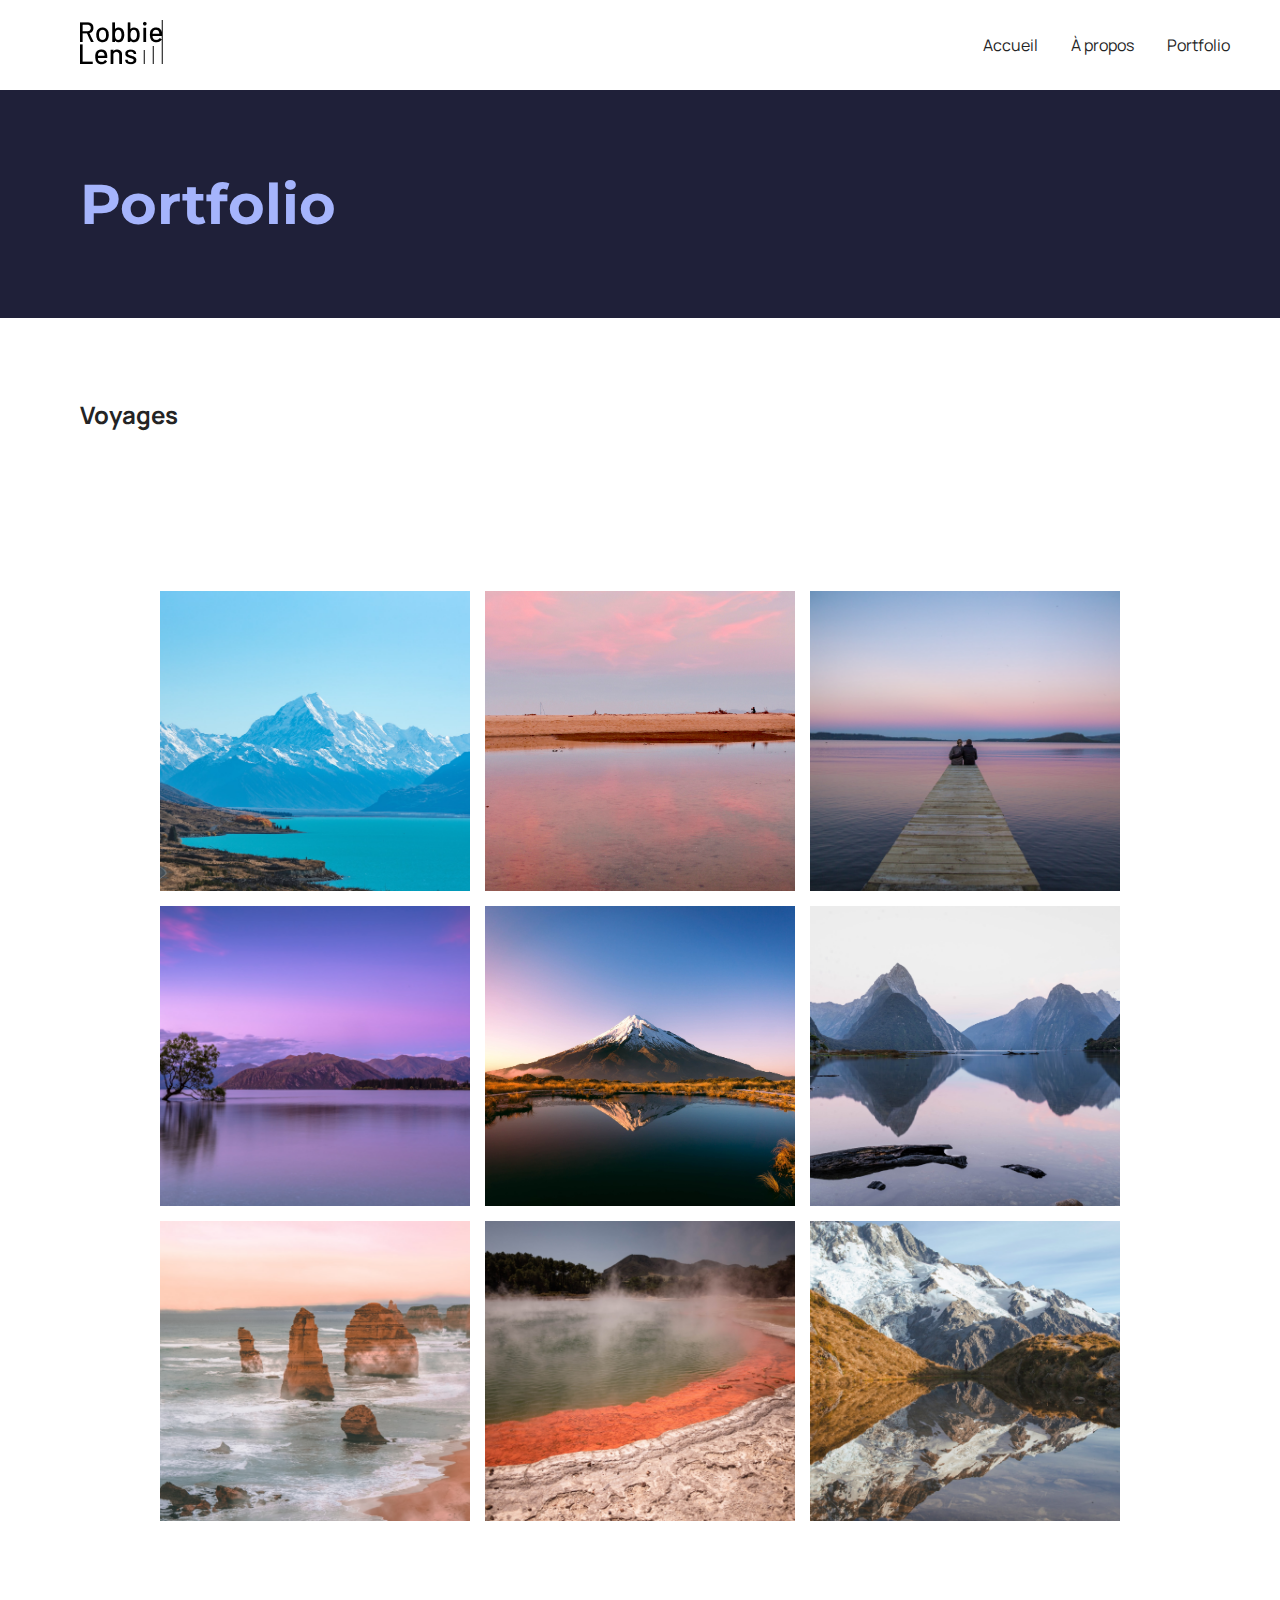
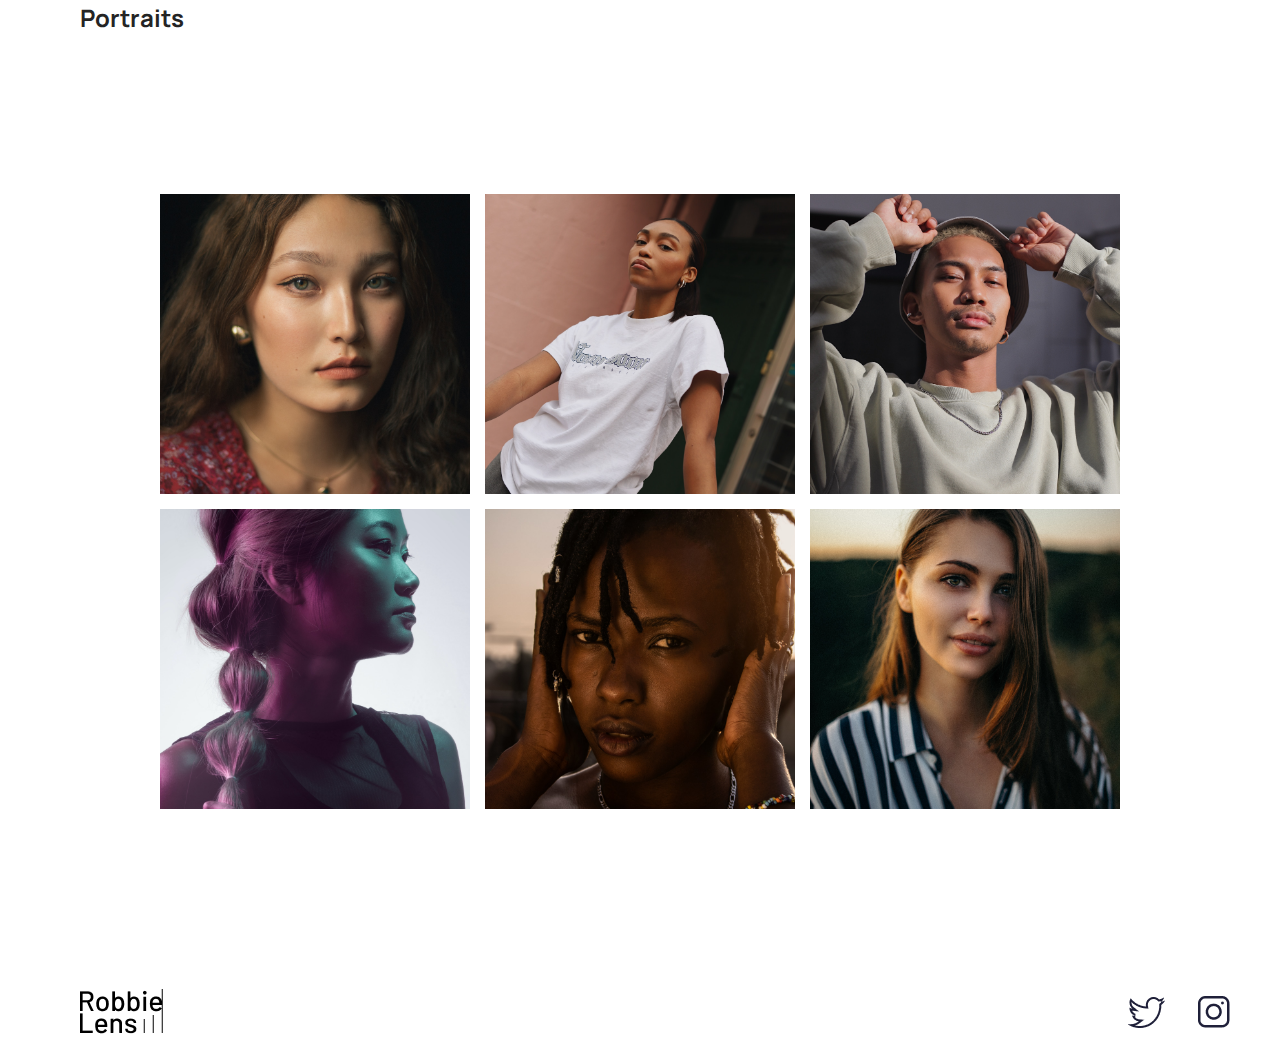
<file: portfolio.html>
<!DOCTYPE html>
<html lang="fr">

<head>
    <meta charset="utf-8" >
    <title>Portfolio - Robbie Lens Photographie</title>
    <link href="style.css" rel="stylesheet" >
    <link rel="preconnect" href="https://fonts.googleapis.com">
    <link rel="preconnect" href="https://fonts.gstatic.com" crossorigin>
    <link href="https://fonts.googleapis.com/css2?family=Manrope&family=Montserrat&display=swap" rel="stylesheet">
</head>

<body>
    <header>
        <nav>
            <a href="index.html" class="lien-icone">
                <img src="images/logo.png" alt="Logo Robbie Lens" >
            </a>
            <div>
                <a href="index.html">Accueil</a>
                <a href="a-propos.html">À propos</a>
                <a href="portfolio.html">Portfolio</a>
            </div>
        </nav>
    </header>
    <main>
        <section>
            <h1>Portfolio</h1>
        </section>
        <section class="portfolio-section-photos">
            
            <h2>Voyages</h2>
            <section class="grid-paysages">
                <img src="images/portfolio/paysage1.jpg" alt="">
                <img src="images/portfolio/paysage2.jpg" alt="">
                <img src="images/portfolio/paysage3.jpg" alt="">
                <img src="images/portfolio/paysage4.jpg" alt="">
                <img src="images/portfolio/paysage5.jpg" alt="">
                <img src="images/portfolio/paysage6.jpg" alt="">
                <img src="images/portfolio/paysage7.jpg" alt="">
                <img src="images/portfolio/paysage8.jpg" alt="">
                <img src="images/portfolio/paysage9.jpg" alt="">
            </section>    
            <h2>Portraits</h2>
            <section class="grid-portraits">
                <img src="images/portfolio/portrait1.jpg" alt="">
                <img src="images/portfolio/portrait2.jpg" alt="">
                <img src="images/portfolio/portrait3.jpg" alt="">
                <img src="images/portfolio/portrait4.jpg" alt="">
                <img src="images/portfolio/portrait5.jpg" alt="">
                <img src="images/portfolio/portrait6.jpg" alt="">
            </section>
        </section>
    </main>
    <footer>
        <a href="index.html" class="lien-icone">
            <img src="images/logo.png" alt="Logo Robbie Lens" >
        </a>
        <div>
            <a target="_blank" href="https://twitter.com/" class="lien-icone">
                <img src="images/twitter.png" alt="Logo Twitter" >
            </a>
            <a target="_blank" href="https://www.instagram.com/" class="lien-icone">
                <img src="images/instagram.png" alt="Logo Instagram" >
            </a>
        </div>
    </footer>
</body>

</html>
</file>
<file: style.css>
* {
  margin: 0;
}

body {
  font-family: 'Manrope', sans-serif;
  font-size: 1em;
  background-color: #1f2039;
}

a {
  color: #242424;
  text-decoration: none;
}

em {
  color: #a5b4fc;
  font-style: normal;
}

h1 {
  font-size: 3.5em;
  color: #a5b4fc;
  font-family: 'Montserrat', sans-serif;
}

h2 {
  color: #f9f8ff;
}

p,
li {
  font-size: 1.1em;
  color: #f9f8ff;
}

header,
footer {
  background-color: white;
  padding: 20px 50px;
}

.cta {
  background: linear-gradient(#8e86b5, #acaeed);
  color: white;
  border-radius: 50px;
  padding: 20px 30px;
}

a:hover {
  text-decoration: underline;
}

.cta:hover {
  background: linear-gradient(#696484, #8788ba);
  text-decoration: none;
}

.lien-icone {
  margin-left: 30px;
}

.lien-icone:hover {
  opacity: 0.5;
}

.carre-contenu {
  border-right: 1px solid #8e86b5;
  border-bottom: 1px solid #8e86b5;
  padding: 50px;
}

.carre-contenu h2 {
  margin-top: 30px;
}

.carre-contenu ul {
  margin-top: 30px;
}

section {
  padding: 80px;
}

.a-propos-main {
  width: 50%;
  margin: auto;
}

footer,
nav {
  display: flex;
  flex-direction: row;
  align-items: center;
  justify-content: space-between;
}

nav a {
  margin-left: 30px;
}

.accueil-photos {
  background-color: white;
  padding: 80px;
}

.accueil-photos h2 {
  color: #242424;
  text-align: center;
  margin-bottom: 80px;
}

.accueil-photos div {
  display: flex;
  flex-direction: row;
  gap: 15px;
  justify-content: center;
  margin-bottom: 15px;
}

.accueil-introduction {
  display: flex;
  flex-direction: row;
  width: 50%;
  align-items: center;
  margin: auto;
}

.portfolio-section-photos {
  background-color: white;
}

.portfolio-section-photos h2 {
  color: #242424;
  margin-bottom: 80px;
}

.grid-paysages img,
.grid-portraits img {
  width: 100%;
  height: 100%;
  /* Même si vous ne connaissez pas cette propriété, vous en aurez besoin pour permettre aux images de respecter les dimensions de la grid CSS */
  object-fit: cover;
}
.grid-paysages{
  display: grid;
  grid-template-columns: 1fr 1fr 1fr;
  grid-template-rows: 300px 300px 300px;
  gap: 15px;
}
.grid-portraits{
  display: grid;
  grid-template-columns: 1fr 1fr 1fr;
  grid-template-rows: 300px 300px;
  gap: 15px;
}
</file>
